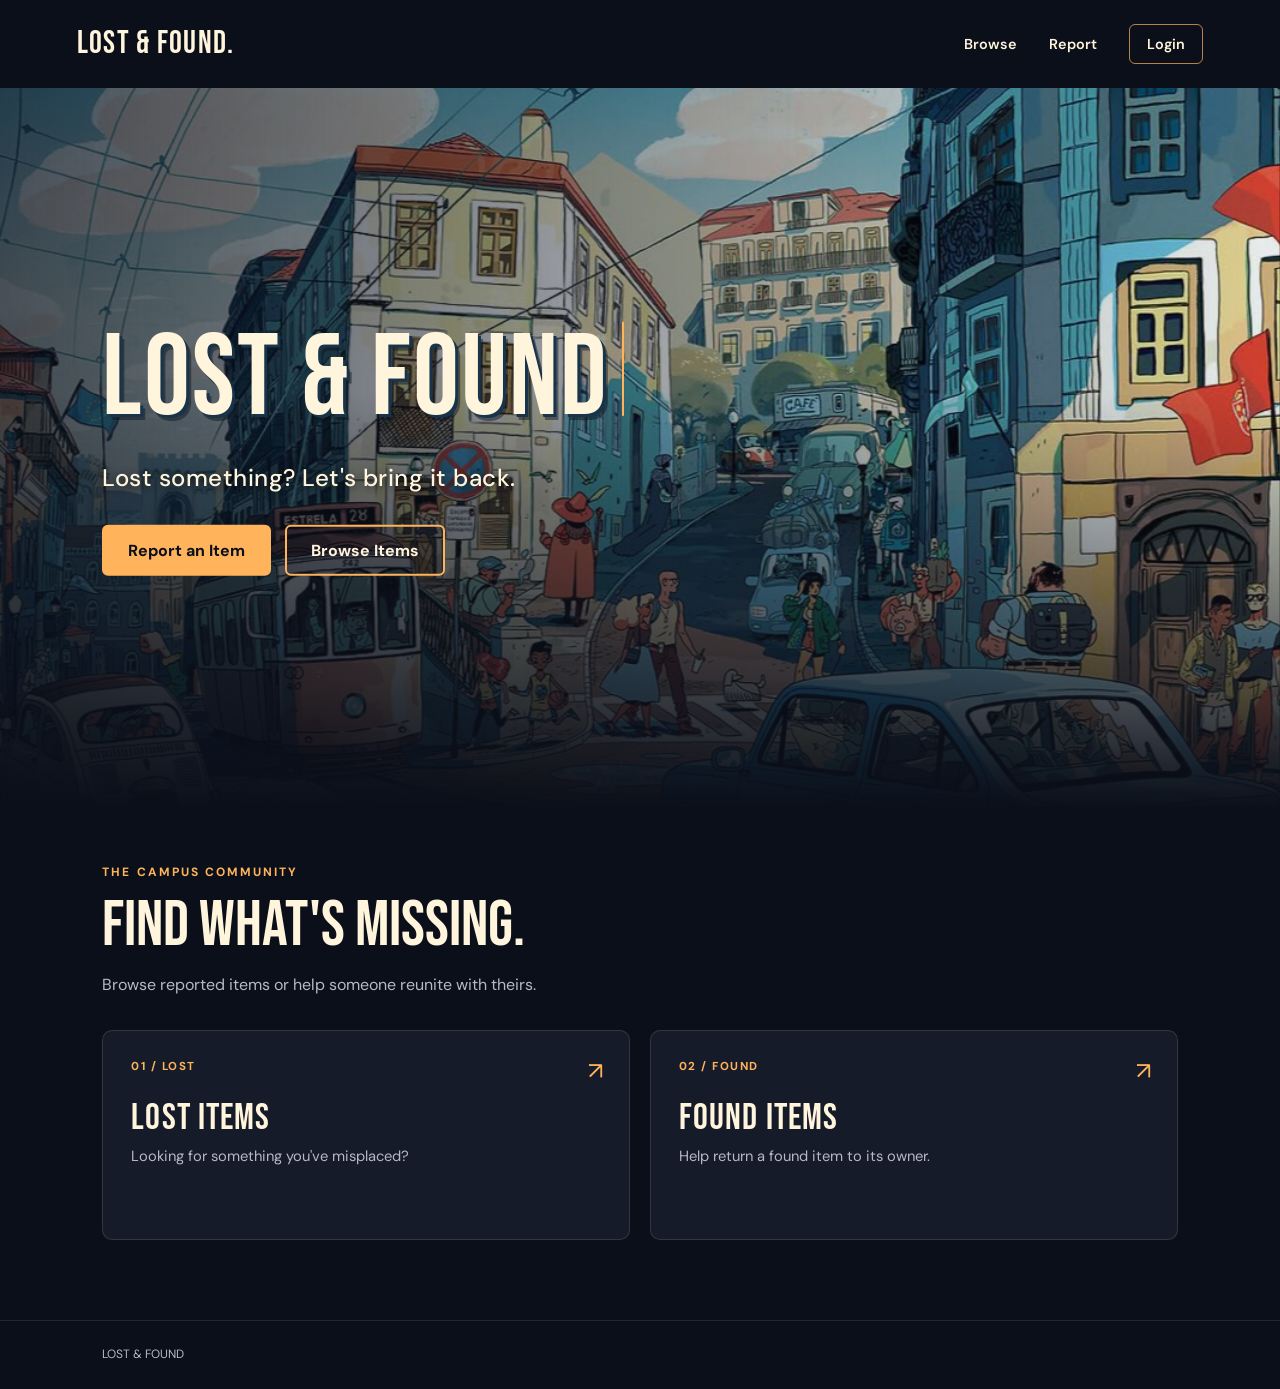
<file: frontend/index.html>
<!DOCTYPE html>
<html lang="en">
<head>
  <meta charset="UTF-8">
  <meta name="viewport" content="width=device-width, initial-scale=1.0">

  <title>Campus Lost &amp; Found</title>

  <link rel="preconnect" href="https://fonts.googleapis.com">
  <link href="https://fonts.googleapis.com/css2?family=Bebas+Neue&family=DM+Sans:wght@400;500;600;700&family=Fraunces:opsz,wght@9..144,500;9..144,600;9..144,700&display=swap" rel="stylesheet">
  <link rel="preconnect" href="https://fonts.gstatic.com" crossorigin>
  <link href="https://fonts.googleapis.com/css2?family=Bebas+Neue&family=DM+Sans:wght@400;500;600;700&display=swap" rel="stylesheet">

  <link rel="stylesheet" href="style/home.css">
  <script src="js/app.js" defer></script>
</head>
<body>

  <!-- Navigation -->
  <header class="site-header">
    <a href="index.html" class="brand" aria-label="Lost and Found home">
      <span class="brand-name">LOST &amp; FOUND.</span>
    </a>

    <nav class="main-nav" aria-label="Main navigation">
      <a href="browse.html">Browse</a>
      <a href="report.html" id="navReport">Report</a>
      <a href="auth.html" id="navLogin" class="nav-login">Login</a>

      <a href="profile.html" id="navProfile" class="profile-link"
         aria-label="Your profile" title="Your profile" hidden>
        <span class="profile-letter" aria-hidden="true">U</span>
        <span class="profile-label">Profile</span>
      </a>
    </nav>
  </header>

  <!-- Hero -->
  <main>
    <section class="bg-container" aria-label="Campus lost and found">
      <img
        src="images/backgrounds/bg4.jpg"
        alt=""
        class="bg"
      >

      <div class="hero-content">
        <h1 class="typing-title">
          <span class="typing-text">LOST &amp; FOUND</span><span class="cursor" aria-hidden="true"></span>
        </h1>

        <p class="hero-subtitle">
          Lost something? Let's bring it back.
        </p>

        <div class="hero-buttons">
          <button type="button" id="reportBtn" class="hero-btn primary-btn">
            Report an Item
          </button>

          <button type="button" id="browseBtn" class="hero-btn secondary-btn">
            Browse Items
          </button>
        </div>
      </div>
    </section>

    <!-- Intro section below the hero -->
    <section class="discover-section">
      <div class="section-heading">
        <p class="section-eyebrow">THE CAMPUS COMMUNITY</p>
        <h2>Find what's missing.</h2>
        <p>Browse reported items or help someone reunite with theirs.</p>
      </div>

      <div class="category-grid">
        <a href="browse.html?type=lost" class="category-card">
          <span class="category-number">01 / LOST</span>
          <span class="category-title">Lost items</span>
          <span class="category-description">
            Looking for something you've misplaced?
          </span>
          <span class="category-arrow" aria-hidden="true">↗</span>
        </a>

        <a href="browse.html?type=found" class="category-card">
          <span class="category-number">02 / FOUND</span>
          <span class="category-title">Found items</span>
          <span class="category-description">
            Help return a found item to its owner.
          </span>
          <span class="category-arrow" aria-hidden="true">↗</span>
        </a>
      </div>
    </section>
  </main>

  <footer class="site-footer">
    <span>LOST &amp; FOUND</span>
  </footer>

</body>
</html>
</file>
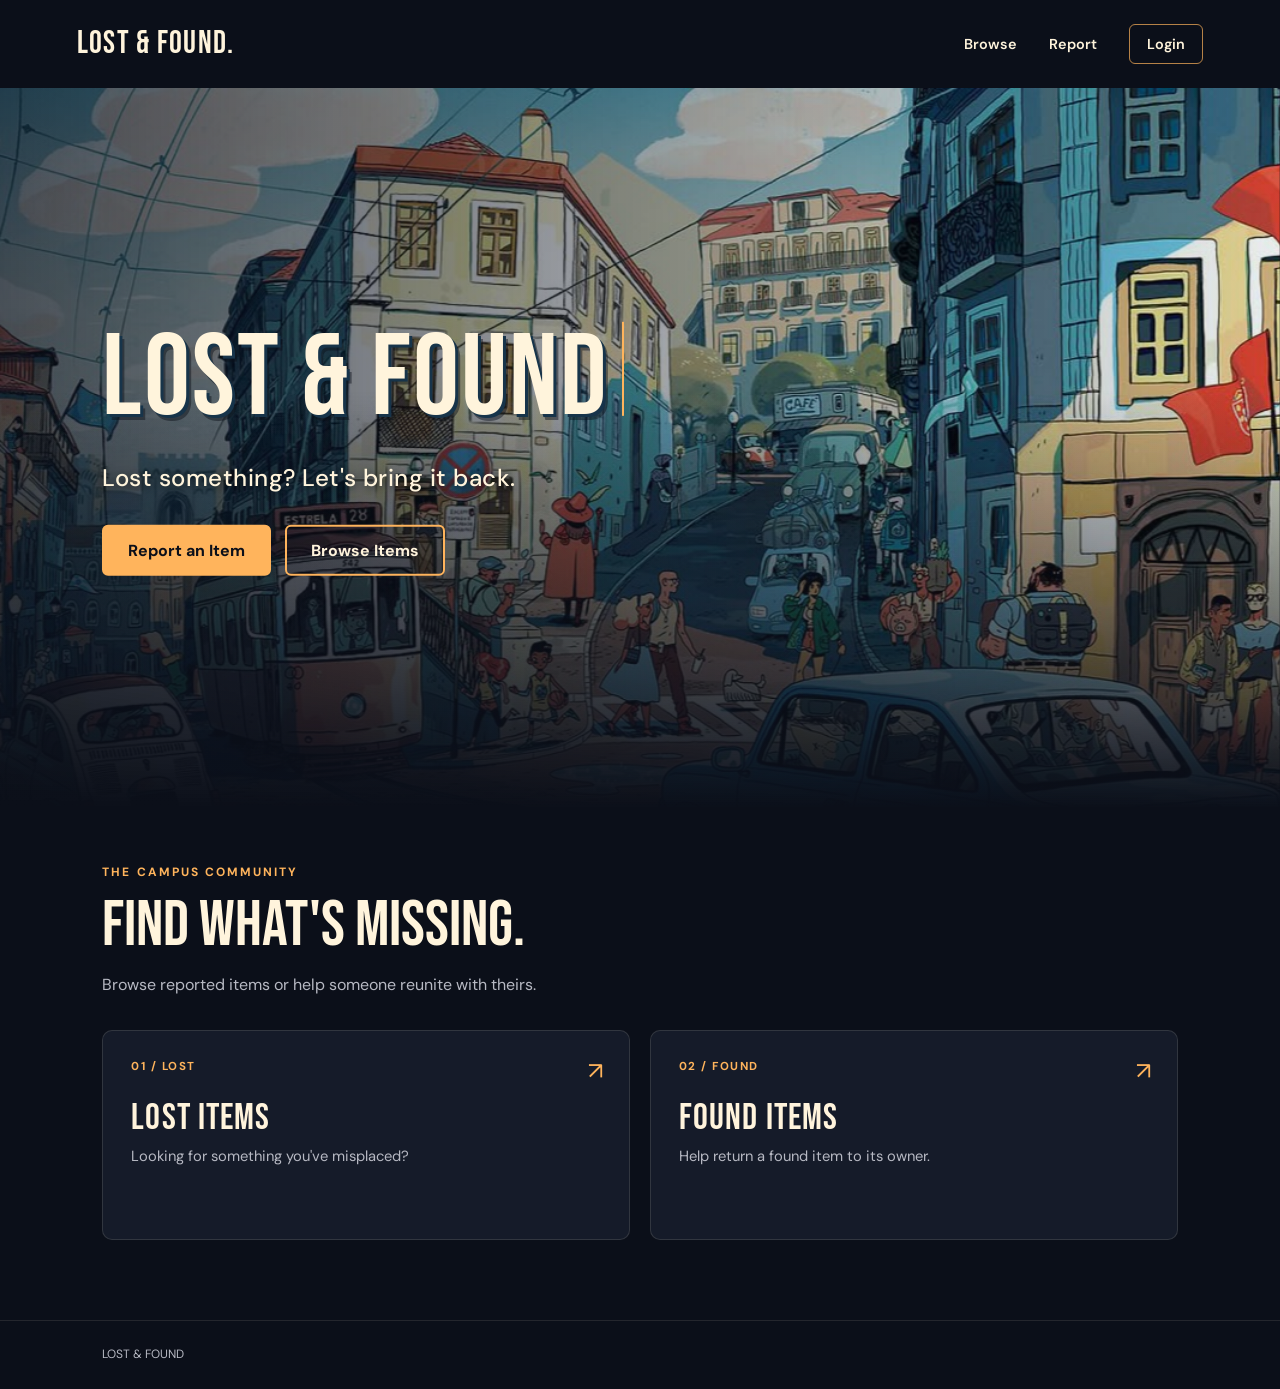
<file: frontend/html/index.html>
<!DOCTYPE html>
<html lang="en">
<head>
  <meta charset="UTF-8">
  <meta name="viewport" content="width=device-width, initial-scale=1.0">

  <title>Campus Lost &amp; Found</title>

  <link rel="preconnect" href="https://fonts.googleapis.com">
  <link href="https://fonts.googleapis.com/css2?family=Bebas+Neue&family=DM+Sans:wght@400;500;600;700&family=Fraunces:opsz,wght@9..144,500;9..144,600;9..144,700&display=swap" rel="stylesheet">
  <link rel="preconnect" href="https://fonts.gstatic.com" crossorigin>
  <link href="https://fonts.googleapis.com/css2?family=Bebas+Neue&family=DM+Sans:wght@400;500;600;700&display=swap" rel="stylesheet">

  <link rel="stylesheet" href="../style/home.css">
  <script src="../js/app.js" defer></script>
</head>
<body>

  <!-- Navigation -->
  <header class="site-header">
    <a href="index.html" class="brand" aria-label="Lost and Found home">
      <span class="brand-name">LOST &amp; FOUND.</span>
    </a>

    <nav class="main-nav" aria-label="Main navigation">
      <a href="browse.html">Browse</a>
      <a href="report.html" id="navReport">Report</a>
      <a href="auth.html" id="navLogin" class="nav-login">Login</a>

      <a href="profile.html" id="navProfile" class="profile-link"
         aria-label="Your profile" title="Your profile" hidden>
        <span class="profile-letter" aria-hidden="true">U</span>
        <span class="profile-label">Profile</span>
      </a>
    </nav>
  </header>

  <!-- Hero -->
  <main>
    <section class="bg-container" aria-label="Campus lost and found">
      <img
        src="../images/backgrounds/bg4.jpg"
        alt=""
        class="bg"
      >

      <div class="hero-content">
        <h1 class="typing-title">
          <span class="typing-text">LOST &amp; FOUND</span><span class="cursor" aria-hidden="true"></span>
        </h1>

        <p class="hero-subtitle">
          Lost something? Let's bring it back.
        </p>

        <div class="hero-buttons">
          <button type="button" id="reportBtn" class="hero-btn primary-btn">
            Report an Item
          </button>

          <button type="button" id="browseBtn" class="hero-btn secondary-btn">
            Browse Items
          </button>
        </div>
      </div>
    </section>

    <!-- Intro section below the hero -->
    <section class="discover-section">
      <div class="section-heading">
        <p class="section-eyebrow">THE CAMPUS COMMUNITY</p>
        <h2>Find what's missing.</h2>
        <p>Browse reported items or help someone reunite with theirs.</p>
      </div>

      <div class="category-grid">
        <a href="browse.html?type=lost" class="category-card">
          <span class="category-number">01 / LOST</span>
          <span class="category-title">Lost items</span>
          <span class="category-description">
            Looking for something you've misplaced?
          </span>
          <span class="category-arrow" aria-hidden="true">↗</span>
        </a>

        <a href="browse.html?type=found" class="category-card">
          <span class="category-number">02 / FOUND</span>
          <span class="category-title">Found items</span>
          <span class="category-description">
            Help return a found item to its owner.
          </span>
          <span class="category-arrow" aria-hidden="true">↗</span>
        </a>
      </div>
    </section>
  </main>

  <footer class="site-footer">
    <span>LOST &amp; FOUND</span>
  </footer>

</body>
</html>
</file>
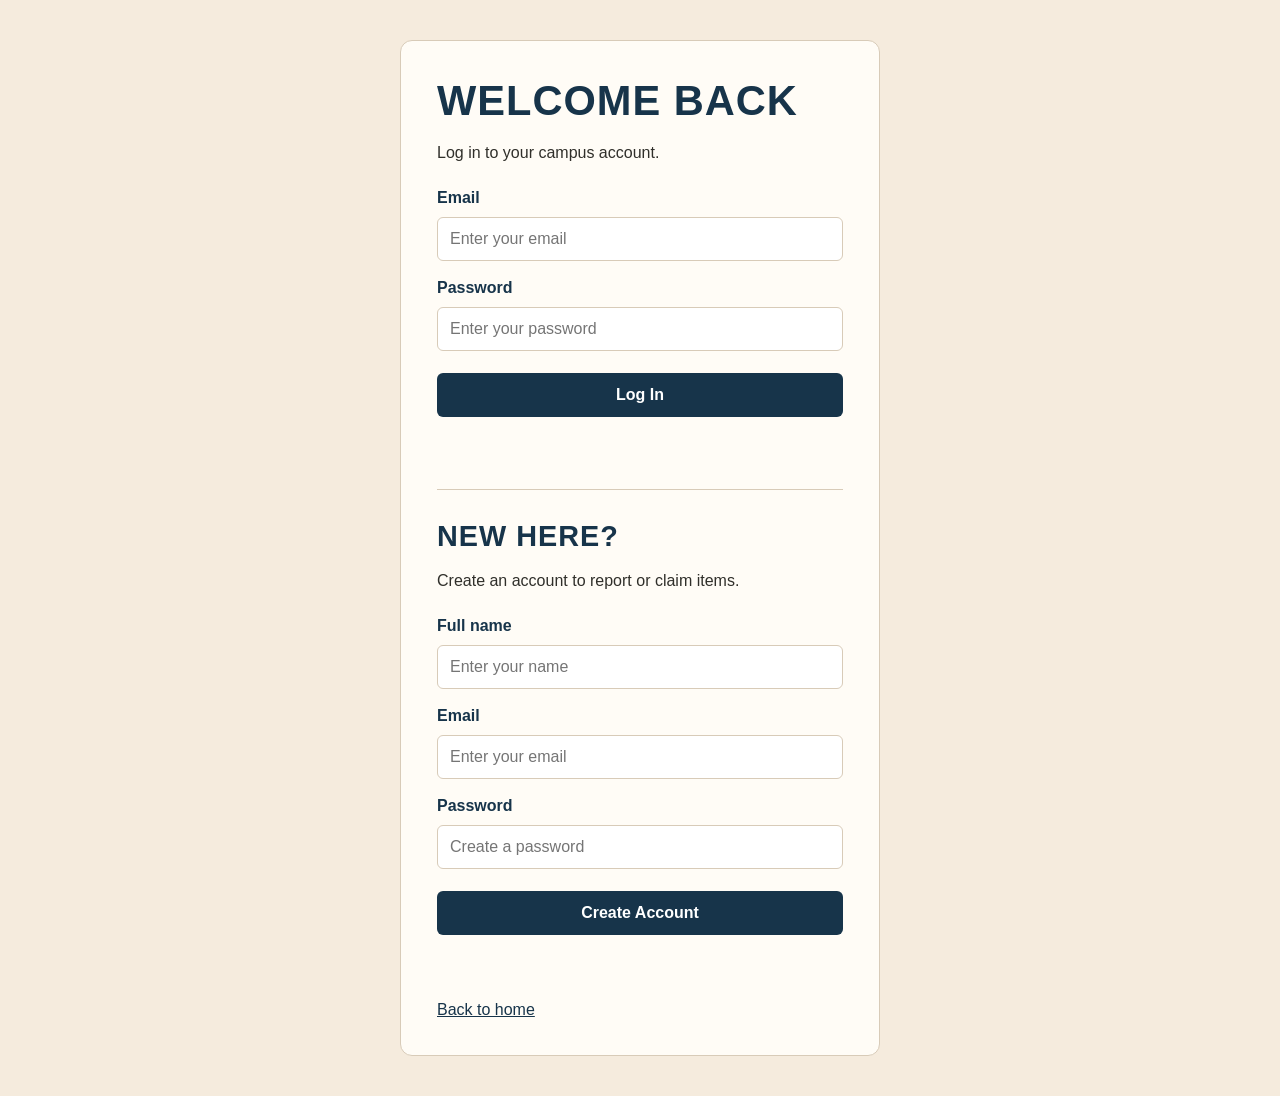
<file: frontend/auth.html>
<!DOCTYPE html>
<html lang="en">
<head>
    <meta charset="UTF-8">
    <meta name="viewport" content="width=device-width, initial-scale=1.0">
    <title>Login | Campus Lost & Found</title>
    <link rel="stylesheet" href="style/auth.css">
    <script src="js/auth.js" defer></script>
</head>
<body>

    <main class="auth-container">
        <h1>WELCOME BACK</h1>
        <p>Log in to your campus account.</p>

        <form id="loginForm">
            <label for="loginEmail">Email</label>
            <input
                type="email"
                id="loginEmail"
                name="email"
                placeholder="Enter your email"
                required
            >

            <label for="loginPassword">Password</label>
            <input
                type="password"
                id="loginPassword"
                name="password"
                placeholder="Enter your password"
                required
            >

            <button type="submit">Log In</button>
            <p id="loginMessage" role="status"></p>
        </form>

        <hr>

        <h2>NEW HERE?</h2>
        <p>Create an account to report or claim items.</p>

        <form id="registerForm">
            <label for="registerName">Full name</label>
            <input
                type="text"
                id="registerName"
                name="name"
                placeholder="Enter your name"
                required
            >

            <label for="registerEmail">Email</label>
            <input
                type="email"
                id="registerEmail"
                name="email"
                placeholder="Enter your email"
                required
            >

            <label for="registerPassword">Password</label>
            <input
                type="password"
                id="registerPassword"
                name="password"
                placeholder="Create a password"
                required
                minlength="8"
            >

            <button type="submit">Create Account</button>
            <p id="registerMessage" role="status"></p>
        </form>

        <a href="index.html">Back to home</a>
    </main>

</body>
</html>
</file>
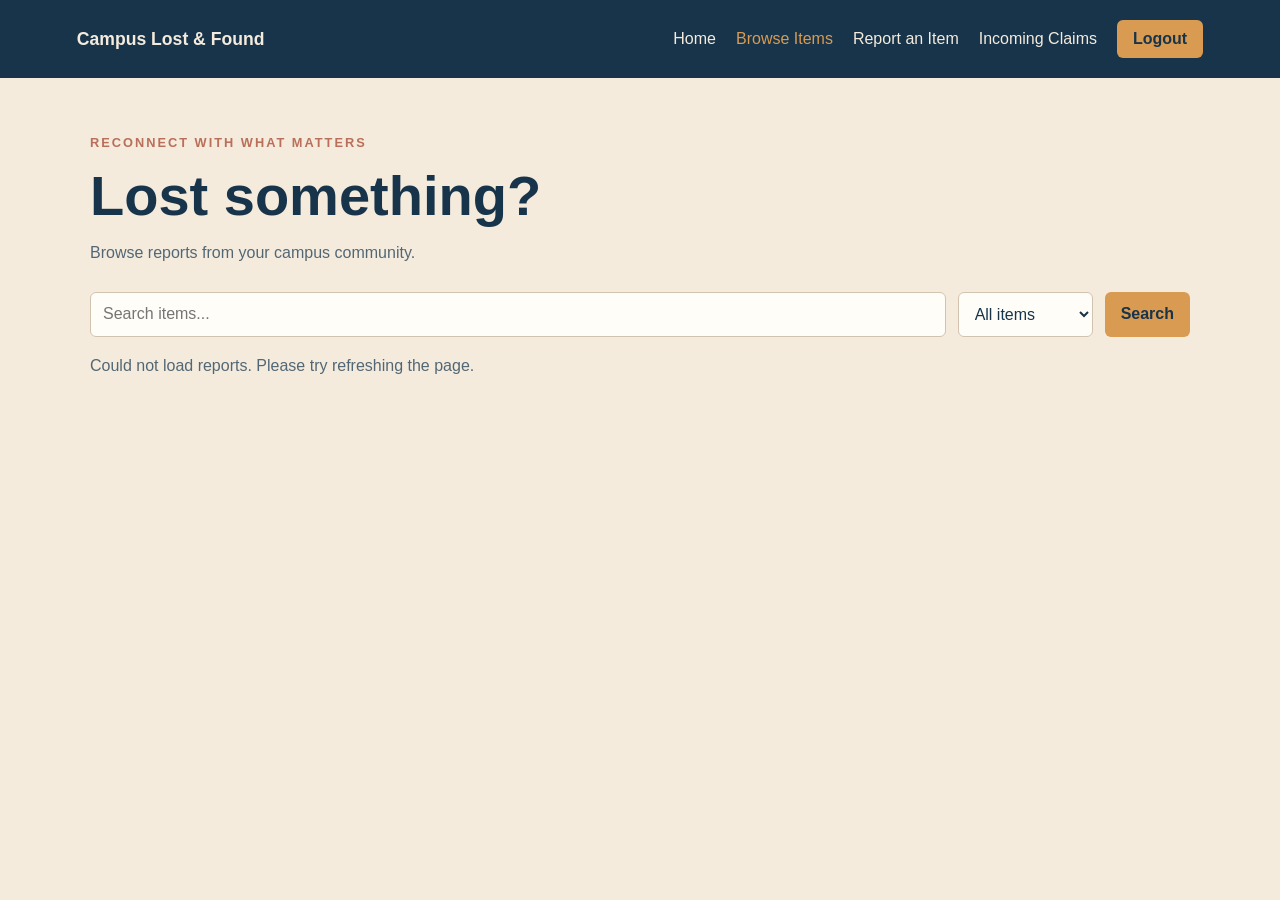
<file: frontend/browse.html>
<!DOCTYPE html>
<html lang="en">
<head>
    <meta charset="UTF-8">
    <meta name="viewport" content="width=device-width, initial-scale=1.0">
    <title>Browse Items | Campus Lost & Found</title>
    <link rel="stylesheet" href="style/browse.css">
    <script src="js/browse.js" defer></script>
</head>
<body>
    <header class="navbar">
        <a href="index.html" class="logo">Campus Lost & Found</a>

        <nav>
            <a href="index.html">Home</a>
            <a href="browse.html" class="active">Browse Items</a>
            <a href="report.html">Report an Item</a>
            <a href="claims.html">Incoming Claims</a>
            <button id="logoutBtn" type="button">Logout</button>
        </nav>
    </header>

    <main class="container">
        <section class="page-heading">
            <p class="eyebrow">RECONNECT WITH WHAT MATTERS</p>
            <h1>Lost something?</h1>
            <p>Browse reports from your campus community.</p>
        </section>

        <section class="filters">
            <input
                type="search"
                id="searchInput"
                placeholder="Search items..."
                aria-label="Search items"
            >

            <select id="typeFilter" aria-label="Filter by item type">
                <option value="ALL">All items</option>
                <option value="LOST">Lost items</option>
                <option value="FOUND">Found items</option>
            </select>

            <button id="searchBtn" type="button">Search</button>
        </section>

        <p id="message" role="status" aria-live="polite"></p>

        <section id="reportsContainer" class="reports-grid"
                 aria-label="Reported items">
            <!-- Report cards are rendered here by browse.js -->
        </section>
    </main>
</body>
</html>
</file>
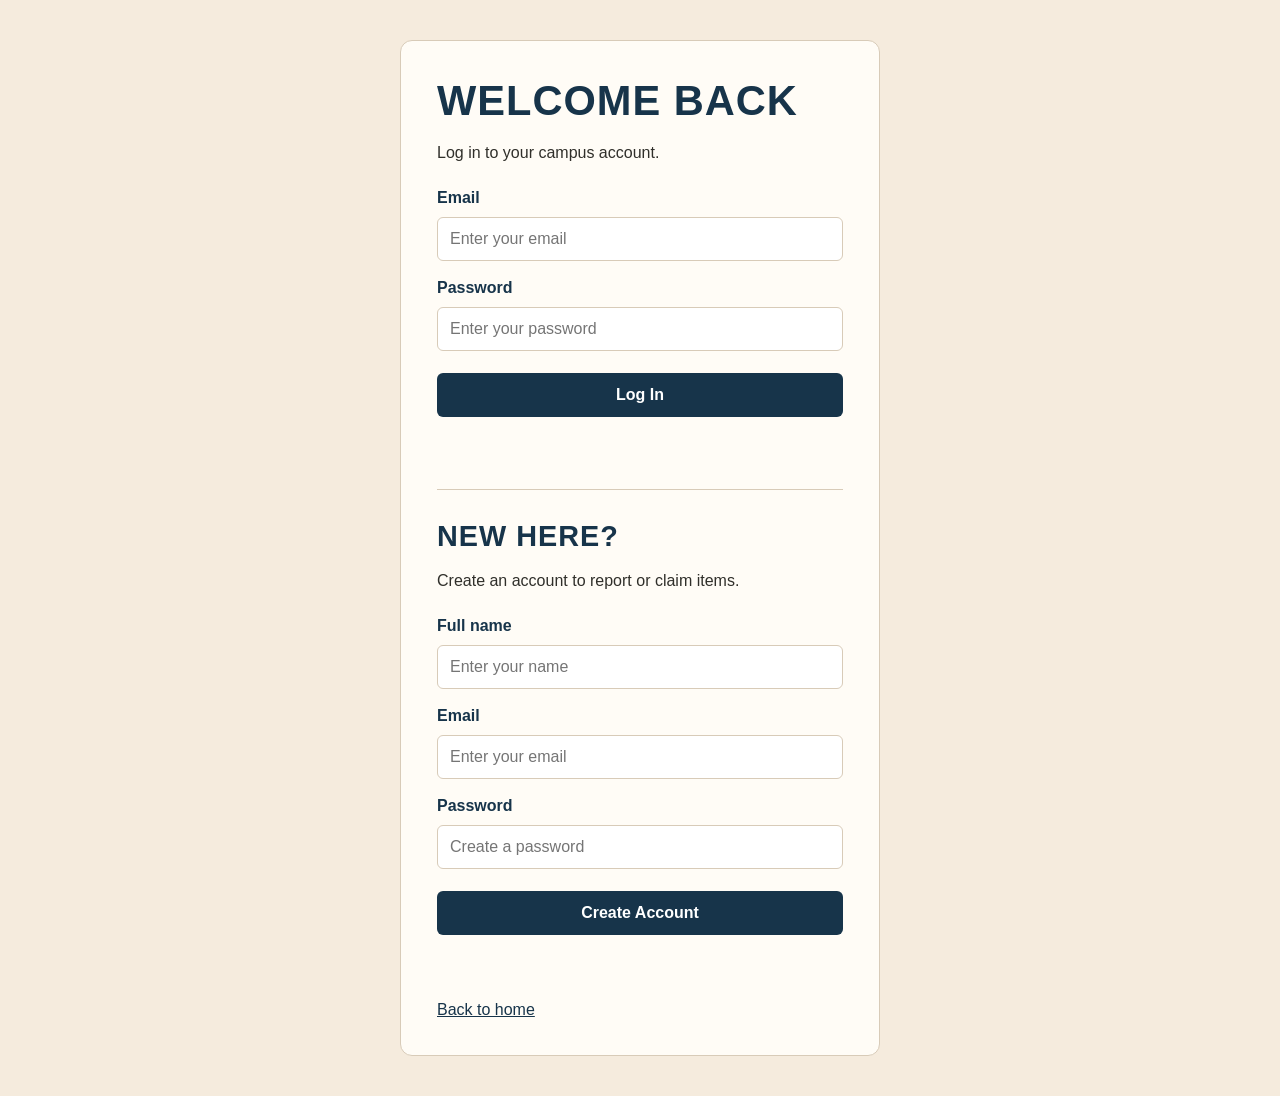
<file: frontend/claims.html>
<!DOCTYPE html>
<html lang="en">
<head>
    <meta charset="UTF-8">
    <meta name="viewport" content="width=device-width, initial-scale=1.0">
    <title>Incoming Claims | Campus Found</title>
    <link rel="stylesheet" href="style/claims.css">
    <link href="https://fonts.googleapis.com/css2?family=Bebas+Neue&family=DM+Sans:wght@400;500;600;700&display=swap" rel="stylesheet">
</head>
<body>
    <header class="navbar">
        <a class="brand" href="index.html">CAMPUS <span>FOUND</span></a>
        <nav>
            <a href="browse.html">Browse Items</a>
            <a href="report.html">Report Item</a>
            <a href="claims.html" class="active">Incoming Claims</a>
            <button id="logoutBtn" type="button">Log out</button>
        </nav>
    </header>

    <main class="page">
        <section class="intro">
            <p class="eyebrow">RETURN ITEMS TO THEIR OWNERS</p>
            <h1>INCOMING <span>CLAIMS.</span></h1>
            <p>Review messages from people claiming items you reported as found.
               Approve a claim when you're satisfied that the item belongs to them.</p>
        </section>

        <section class="claims-panel">
            <div class="panel-heading">
                <h2>Claims on your found items</h2>
                <button id="refreshBtn" type="button" class="refresh-button">
                    Refresh
                </button>
            </div>

            <p id="message" role="status" aria-live="polite">Loading claims...</p>
            <div id="claimsContainer" class="claims-list"></div>
        </section>
    </main>

    <footer>
        <p>Helping lost items find their way home.</p>
    </footer>

    <script src="js/claims.js"></script>
</body>
</html>
</file>
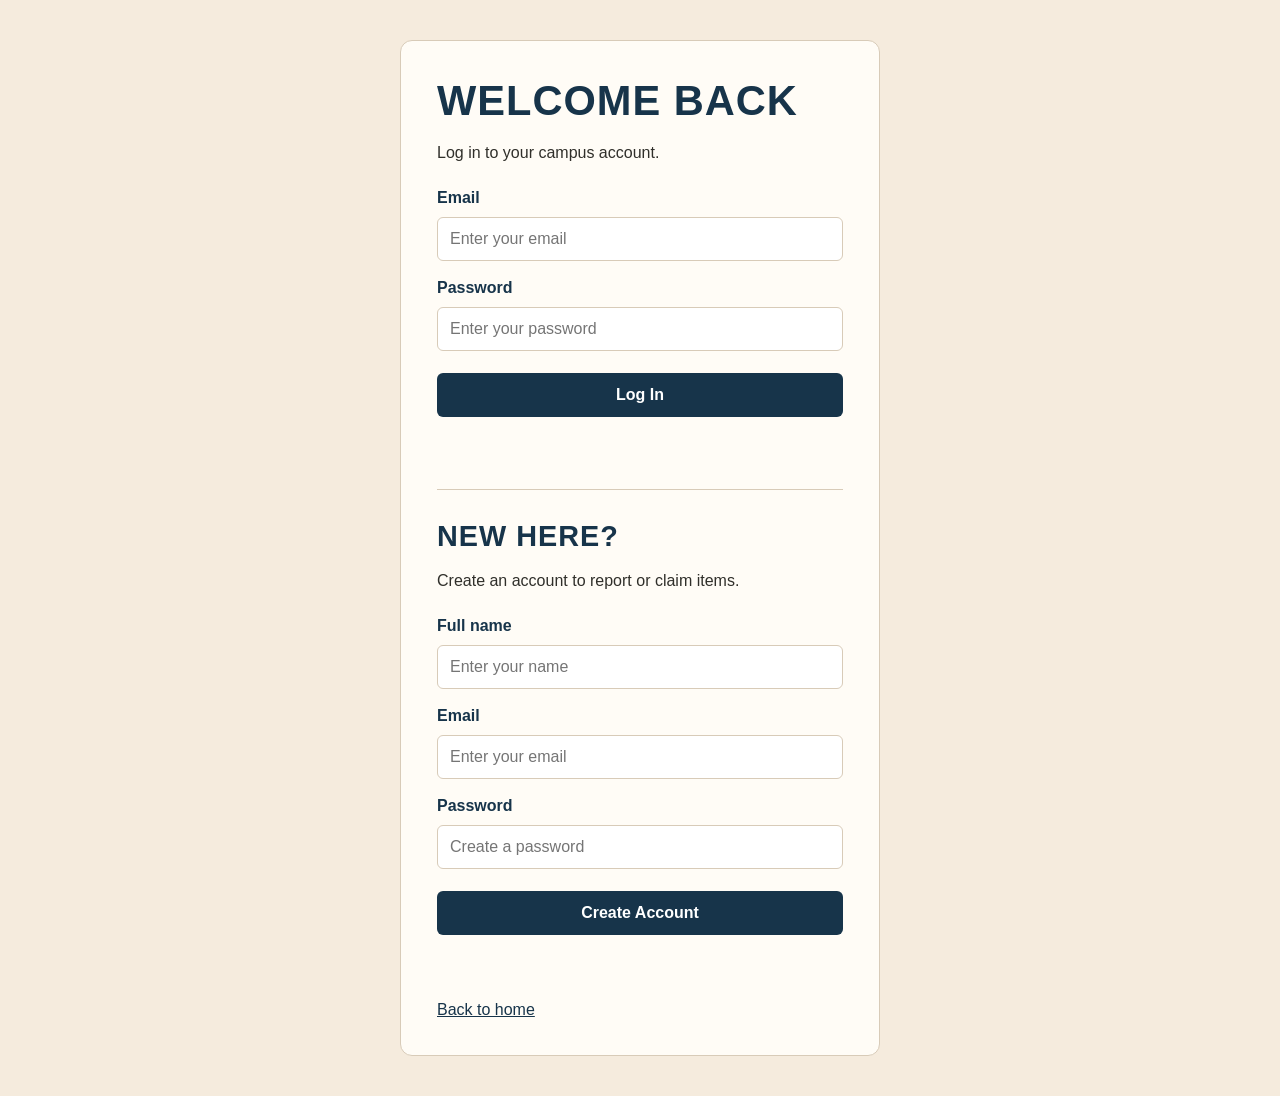
<file: frontend/report.html>
<!DOCTYPE html>
<html lang="en">
<head>
    <meta charset="UTF-8">
    <meta name="viewport" content="width=device-width, initial-scale=1.0">
    <title>Report an Item | Campus Lost & Found</title>
    <link rel="stylesheet" href="style/report.css">
    <link href="https://fonts.googleapis.com/css2?family=Bebas+Neue&family=DM+Sans:wght@400;500;600;700&display=swap" rel="stylesheet">
</head>
<body>
    <header class="navbar">
        <a class="brand" href="index.html">CAMPUS <span>FOUND</span></a>
        <nav>
            <a href="browse.html">Browse Items</a>
            <a href="report.html" class="active">Report Item</a>
            <button id="logoutButton" class="logout-button" type="button">Log out</button>
        </nav>
    </header>

    <main class="page">
        <section class="intro">
            <p class="eyebrow">HELP YOUR CAMPUS COMMUNITY</p>
            <h1>REPORT AN <span>ITEM.</span></h1>
            <p>Lost something or found something that belongs to someone else?
                Share the details so the right person can find it.</p>
        </section>

        <section class="form-card">
            <div class="card-heading">
                <h2>Item details</h2>
                <p>Fields marked * are required.</p>
            </div>

            <div id="message" class="message" role="status" aria-live="polite" hidden></div>

            <form id="reportForm">
                <div class="field">
                    <label for="type">What are you reporting? *</label>
                    <select id="type" name="type" required>
                        <option value="">Choose report type</option>
                        <option value="LOST">I lost an item</option>
                        <option value="FOUND">I found an item</option>
                    </select>
                </div>

                <div class="field">
                    <label for="title">Item name *</label>
                    <input id="title" name="title" type="text"
                           maxlength="100" placeholder="e.g. Black water bottle" required>
                </div>

                <div class="field">
                    <label for="description">Description *</label>
                    <textarea id="description" name="description"
                              maxlength="1000" rows="4"
                              placeholder="Describe the item, its colour, brand, identifying details, etc."
                              required></textarea>
                    <small>Maximum 1000 characters.</small>
                </div>

                <div class="field">
                    <label for="location">Location *</label>
                    <input id="location" name="location" type="text"
                           maxlength="200" placeholder="e.g. Library, second floor" required>
                </div>

                <div class="field">
                    <label for="dateOccurred">Date lost or found *</label>
                    <input id="dateOccurred" name="dateOccurred" type="date" required>
                </div>

                <div class="field">
                    <label for="imageUrl">Image URL <span class="optional">(optional)</span></label>
                    <input id="imageUrl" name="imageUrl" type="url"
                           maxlength="500" placeholder="https://example.com/item.jpg">
                    <small>Provide a publicly accessible image link, if available.</small>
                </div>

                <div class="form-actions">
                    <a href="browse.html" class="cancel-button">Cancel</a>
                    <button id="submitButton" type="submit" class="submit-button">
                        Submit Report
                    </button>
                </div>
            </form>
        </section>
    </main>

    <footer>
        <p>Helping lost items find their way home.</p>
    </footer>

    <script src="js/report.js"></script>
</body>
</html>
</file>
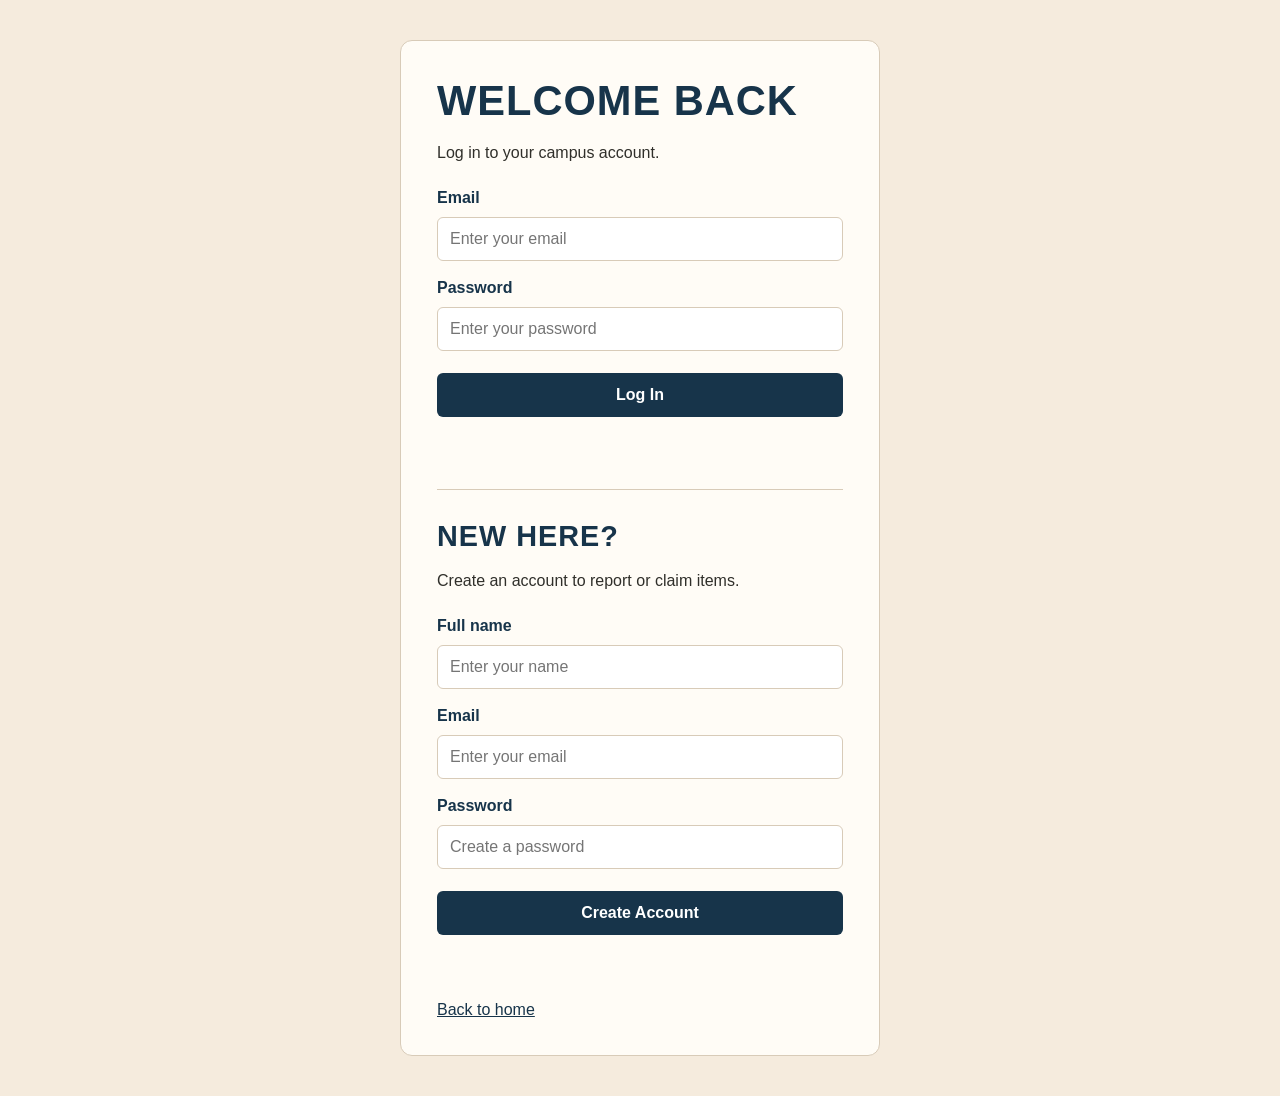
<file: frontend/html/auth.html>
<!DOCTYPE html>
<html lang="en">
<head>
    <meta charset="UTF-8">
    <meta name="viewport" content="width=device-width, initial-scale=1.0">
    <title>Login | Campus Lost & Found</title>
    <link rel="stylesheet" href="../style/auth.css">
    <script src="../js/auth.js" defer></script>
</head>
<body>

    <main class="auth-container">
        <h1>WELCOME BACK</h1>
        <p>Log in to your campus account.</p>

        <form id="loginForm">
            <label for="loginEmail">Email</label>
            <input
                type="email"
                id="loginEmail"
                name="email"
                placeholder="Enter your email"
                required
            >

            <label for="loginPassword">Password</label>
            <input
                type="password"
                id="loginPassword"
                name="password"
                placeholder="Enter your password"
                required
            >

            <button type="submit">Log In</button>
            <p id="loginMessage" role="status"></p>
        </form>

        <hr>

        <h2>NEW HERE?</h2>
        <p>Create an account to report or claim items.</p>

        <form id="registerForm">
            <label for="registerName">Full name</label>
            <input
                type="text"
                id="registerName"
                name="name"
                placeholder="Enter your name"
                required
            >

            <label for="registerEmail">Email</label>
            <input
                type="email"
                id="registerEmail"
                name="email"
                placeholder="Enter your email"
                required
            >

            <label for="registerPassword">Password</label>
            <input
                type="password"
                id="registerPassword"
                name="password"
                placeholder="Create a password"
                required
                minlength="8"
            >

            <button type="submit">Create Account</button>
            <p id="registerMessage" role="status"></p>
        </form>

        <a href="index.html">Back to home</a>
    </main>

</body>
</html>
</file>
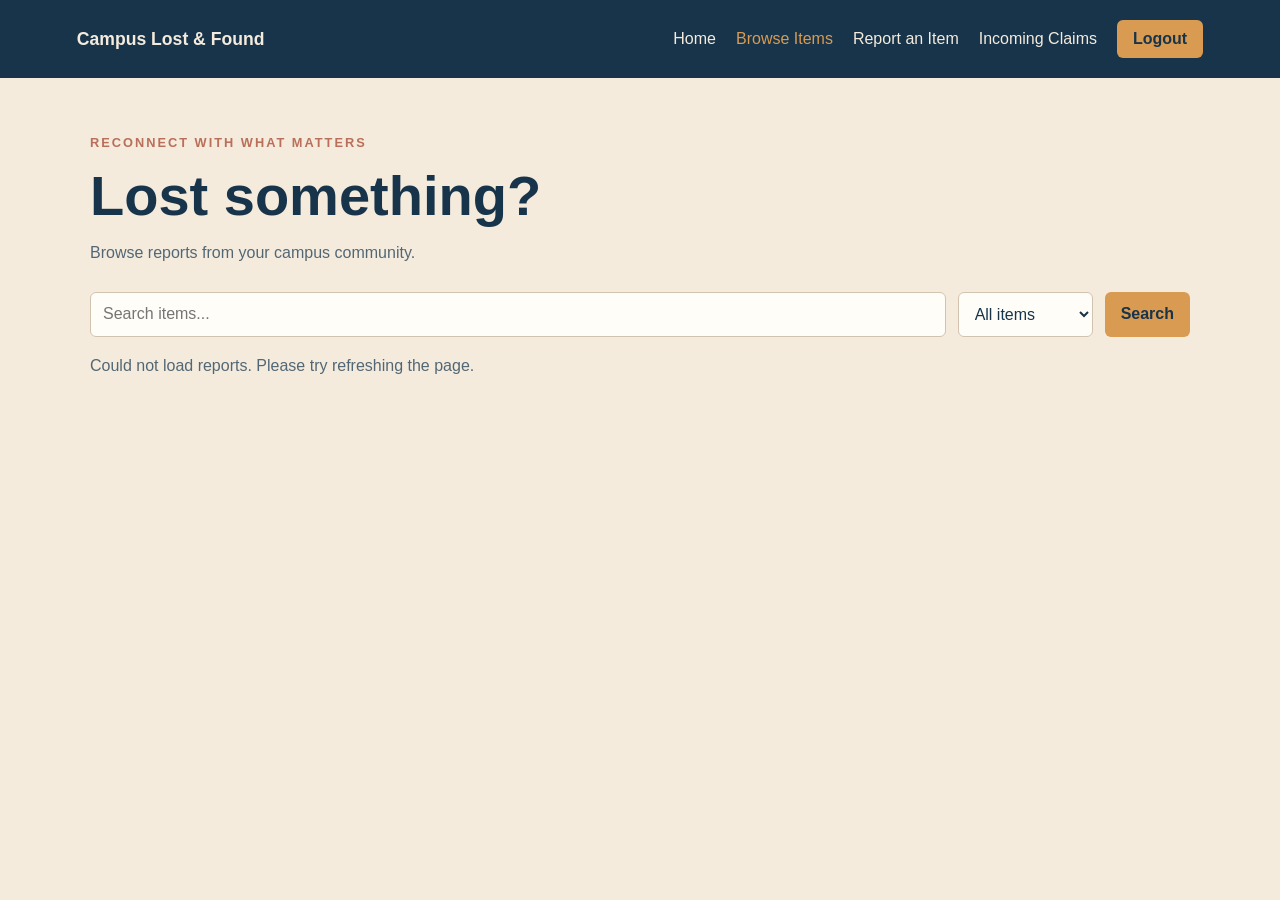
<file: frontend/html/browse.html>
<!DOCTYPE html>
<html lang="en">
<head>
    <meta charset="UTF-8">
    <meta name="viewport" content="width=device-width, initial-scale=1.0">
    <title>Browse Items | Campus Lost & Found</title>
    <link rel="stylesheet" href="../style/browse.css">
    <script src="../js/browse.js" defer></script>
</head>
<body>
    <header class="navbar">
        <a href="index.html" class="logo">Campus Lost & Found</a>

        <nav>
            <a href="index.html">Home</a>
            <a href="browse.html" class="active">Browse Items</a>
            <a href="report.html">Report an Item</a>
            <a href="claims.html">Incoming Claims</a>
            <button id="logoutBtn" type="button">Logout</button>
        </nav>
    </header>

    <main class="container">
        <section class="page-heading">
            <p class="eyebrow">RECONNECT WITH WHAT MATTERS</p>
            <h1>Lost something?</h1>
            <p>Browse reports from your campus community.</p>
        </section>

        <section class="filters">
            <input
                type="search"
                id="searchInput"
                placeholder="Search items..."
                aria-label="Search items"
            >

            <select id="typeFilter" aria-label="Filter by item type">
                <option value="ALL">All items</option>
                <option value="LOST">Lost items</option>
                <option value="FOUND">Found items</option>
            </select>

            <button id="searchBtn" type="button">Search</button>
        </section>

        <p id="message" role="status" aria-live="polite"></p>

        <section id="reportsContainer" class="reports-grid"
                 aria-label="Reported items">
            <!-- Report cards are rendered here by browse.js -->
        </section>
    </main>
</body>
</html>
</file>
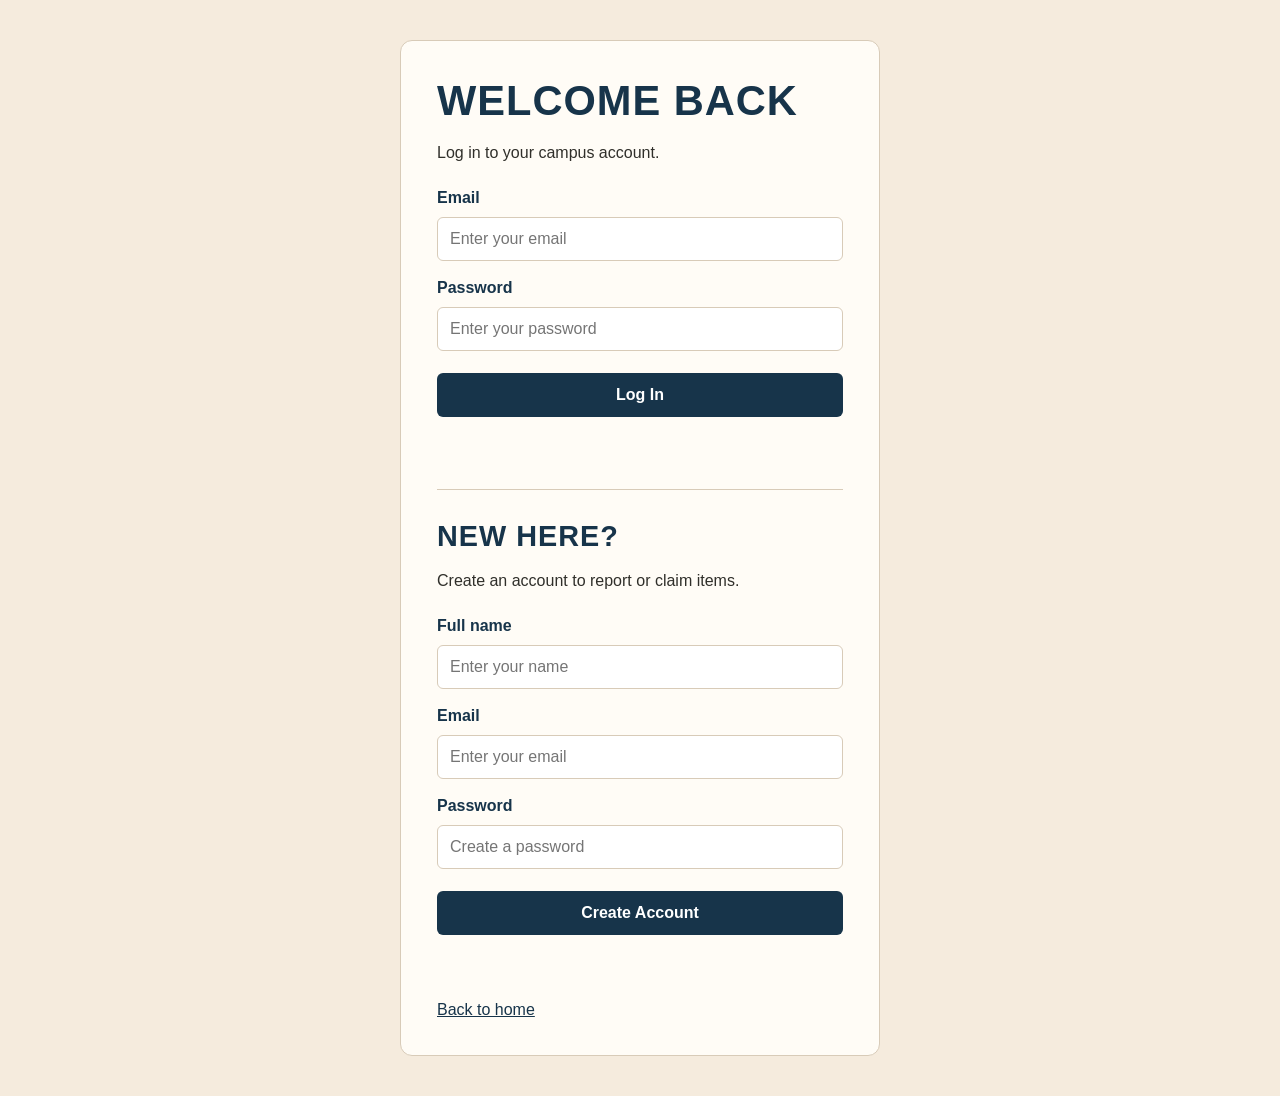
<file: frontend/html/claims.html>
<!DOCTYPE html>
<html lang="en">
<head>
    <meta charset="UTF-8">
    <meta name="viewport" content="width=device-width, initial-scale=1.0">
    <title>Incoming Claims | Campus Found</title>
    <link rel="stylesheet" href="../style/claims.css">
    <link href="https://fonts.googleapis.com/css2?family=Bebas+Neue&family=DM+Sans:wght@400;500;600;700&display=swap" rel="stylesheet">
</head>
<body>
    <header class="navbar">
        <a class="brand" href="index.html">CAMPUS <span>FOUND</span></a>
        <nav>
            <a href="browse.html">Browse Items</a>
            <a href="report.html">Report Item</a>
            <a href="claims.html" class="active">Incoming Claims</a>
            <button id="logoutBtn" type="button">Log out</button>
        </nav>
    </header>

    <main class="page">
        <section class="intro">
            <p class="eyebrow">RETURN ITEMS TO THEIR OWNERS</p>
            <h1>INCOMING <span>CLAIMS.</span></h1>
            <p>Review messages from people claiming items you reported as found.
               Approve a claim when you're satisfied that the item belongs to them.</p>
        </section>

        <section class="claims-panel">
            <div class="panel-heading">
                <h2>Claims on your found items</h2>
                <button id="refreshBtn" type="button" class="refresh-button">
                    Refresh
                </button>
            </div>

            <p id="message" role="status" aria-live="polite">Loading claims...</p>
            <div id="claimsContainer" class="claims-list"></div>
        </section>
    </main>

    <footer>
        <p>Helping lost items find their way home.</p>
    </footer>

    <script src="../js/claims.js"></script>
</body>
</html>
</file>
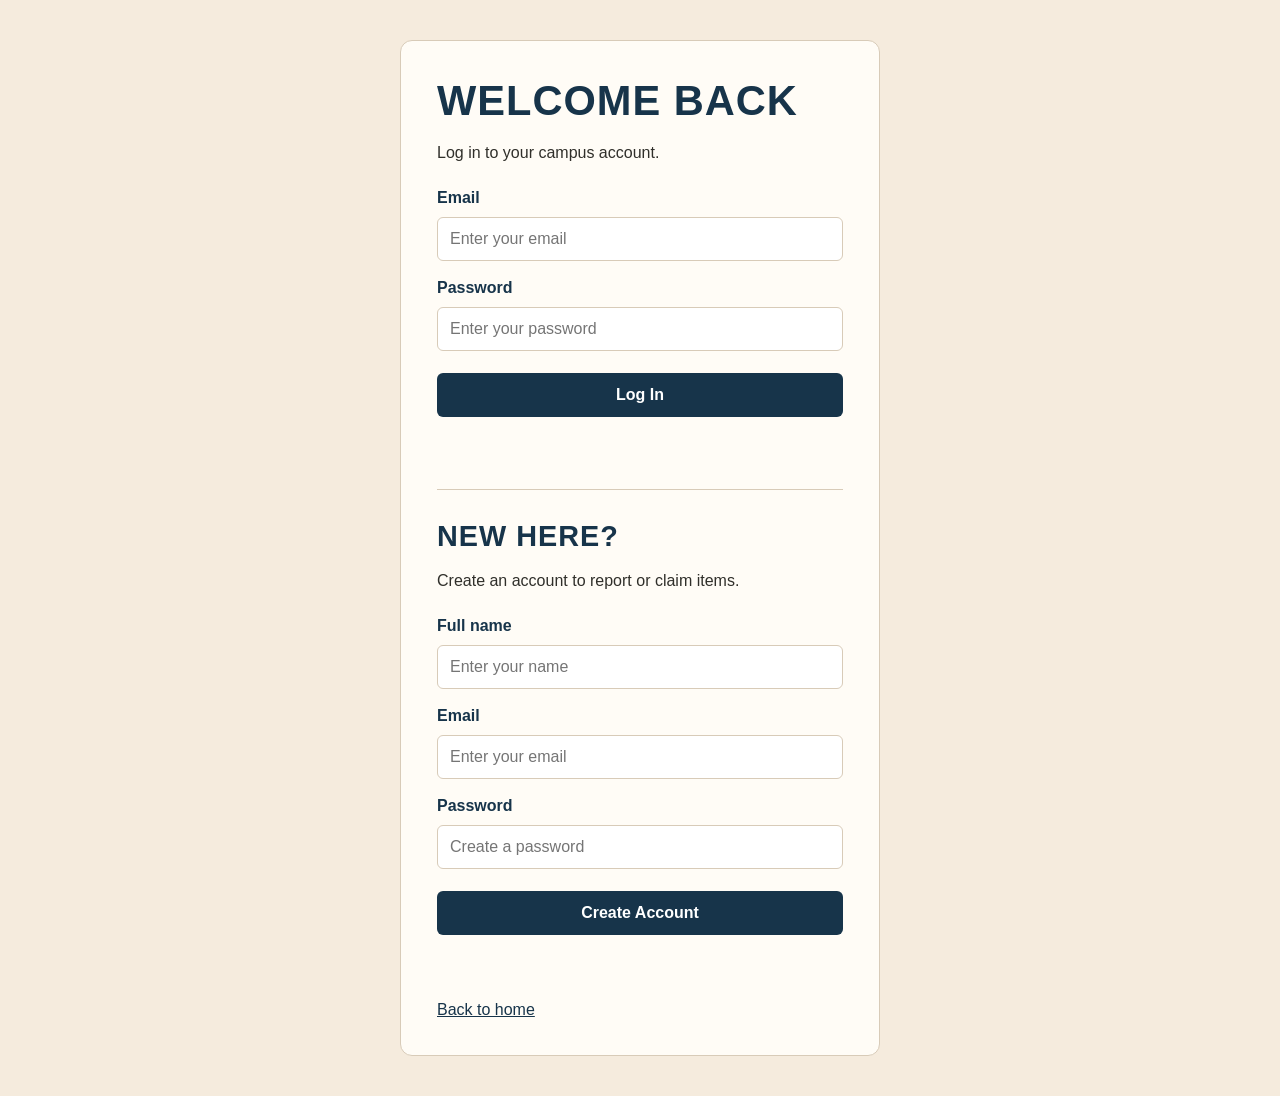
<file: frontend/html/report.html>
<!DOCTYPE html>
<html lang="en">
<head>
    <meta charset="UTF-8">
    <meta name="viewport" content="width=device-width, initial-scale=1.0">
    <title>Report an Item | Campus Lost & Found</title>
    <link rel="stylesheet" href="../style/report.css">
    <link href="https://fonts.googleapis.com/css2?family=Bebas+Neue&family=DM+Sans:wght@400;500;600;700&display=swap" rel="stylesheet">
</head>
<body>
    <header class="navbar">
        <a class="brand" href="index.html">CAMPUS <span>FOUND</span></a>
        <nav>
            <a href="browse.html">Browse Items</a>
            <a href="report.html" class="active">Report Item</a>
            <button id="logoutButton" class="logout-button" type="button">Log out</button>
        </nav>
    </header>

    <main class="page">
        <section class="intro">
            <p class="eyebrow">HELP YOUR CAMPUS COMMUNITY</p>
            <h1>REPORT AN <span>ITEM.</span></h1>
            <p>Lost something or found something that belongs to someone else?
                Share the details so the right person can find it.</p>
        </section>

        <section class="form-card">
            <div class="card-heading">
                <h2>Item details</h2>
                <p>Fields marked * are required.</p>
            </div>

            <div id="message" class="message" role="status" aria-live="polite" hidden></div>

            <form id="reportForm">
                <div class="field">
                    <label for="type">What are you reporting? *</label>
                    <select id="type" name="type" required>
                        <option value="">Choose report type</option>
                        <option value="LOST">I lost an item</option>
                        <option value="FOUND">I found an item</option>
                    </select>
                </div>

                <div class="field">
                    <label for="title">Item name *</label>
                    <input id="title" name="title" type="text"
                           maxlength="100" placeholder="e.g. Black water bottle" required>
                </div>

                <div class="field">
                    <label for="description">Description *</label>
                    <textarea id="description" name="description"
                              maxlength="1000" rows="4"
                              placeholder="Describe the item, its colour, brand, identifying details, etc."
                              required></textarea>
                    <small>Maximum 1000 characters.</small>
                </div>

                <div class="field">
                    <label for="location">Location *</label>
                    <input id="location" name="location" type="text"
                           maxlength="200" placeholder="e.g. Library, second floor" required>
                </div>

                <div class="field">
                    <label for="dateOccurred">Date lost or found *</label>
                    <input id="dateOccurred" name="dateOccurred" type="date" required>
                </div>

                <div class="field">
                    <label for="imageUrl">Image URL <span class="optional">(optional)</span></label>
                    <input id="imageUrl" name="imageUrl" type="url"
                           maxlength="500" placeholder="https://example.com/item.jpg">
                    <small>Provide a publicly accessible image link, if available.</small>
                </div>

                <div class="form-actions">
                    <a href="browse.html" class="cancel-button">Cancel</a>
                    <button id="submitButton" type="submit" class="submit-button">
                        Submit Report
                    </button>
                </div>
            </form>
        </section>
    </main>

    <footer>
        <p>Helping lost items find their way home.</p>
    </footer>

    <script src="../js/report.js"></script>
</body>
</html>
</file>
<file: frontend/style/home.css>
* {
  box-sizing: border-box;
}

:root {
  --bg: #0b0f19;
  --panel: #151b29;
  --panel-hover: #202a3b;
  --cream: #fff4dc;
  --muted: #b7b9c3;
  --orange: #ffb45c;
  --blue: #17344a;
}

html {
  min-height: 100%;
  scroll-behavior: smooth;
}

body {
  margin: 0;
  min-height: 100vh;
  overflow-x: hidden;
  background: var(--bg);
  color: var(--cream);
  font-family: "DM Sans", sans-serif;
}

/* Navigation */
.site-header {
  position: relative;
  z-index: 10;
  display: flex;
  align-items: center;
  justify-content: space-between;
  gap: 24px;
  min-height: 88px;
  padding: 16px clamp(20px, 6vw, 88px);
  background: var(--bg);
}

.brand {
  display: flex;
  flex-direction: column;
  flex-shrink: 0;
  gap: 2px;
  color: var(--cream);
  text-decoration: none;
}

.brand-name {
  font-family: "Bebas Neue", sans-serif;
  font-size: 2rem;
  line-height: 1;
  letter-spacing: 0.04em;
}

.brand-caption {
  color: var(--muted);
  font-size: 0.62rem;
  font-weight: 600;
  letter-spacing: 0.19em;
}

.main-nav {
  display: flex;
  align-items: center;
  justify-content: flex-end;
  gap: clamp(14px, 2.5vw, 32px);
}

.main-nav > a {
  color: var(--cream);
  font-size: 0.9rem;
  font-weight: 600;
  text-decoration: none;
  transition: color 0.2s ease;
}

.main-nav > a:hover {
  color: var(--orange);
}

.main-nav .nav-login {
  padding: 10px 17px;
  border: 1px solid rgba(255, 180, 92, 0.7);
  border-radius: 6px;
}

.profile-link {
  display: flex;
  align-items: center;
  gap: 8px;
}

.profile-link[hidden] {
  display: none;
}

.profile-letter {
  display: grid;
  width: 38px;
  height: 38px;
  place-items: center;
  border-radius: 50%;
  background: var(--orange);
  color: var(--bg);
  font-weight: 700;
}

/* Hero */
.bg-container {
  position: relative;
  isolation: isolate;
  width: 100%;
  height: 80vh;
  height: 80svh;
  min-height: 420px;
  max-height: 900px;
  overflow: hidden;
}

.bg {
  position: absolute;
  z-index: -2;
  inset: 0;
  display: block;
  width: 100%;
  height: 100%;
  object-fit: cover;
  object-position: center;
  animation: image-arrive 1.8s ease-out both;
}

@keyframes image-arrive {
  from {
    opacity: 0;
    transform: scale(1.06);
  }

  to {
    opacity: 1;
    transform: scale(1);
  }
}

.bg-container::after {
  content: "";
  position: absolute;
  z-index: -1;
  inset: 0;
  background:
    linear-gradient(
      to bottom,
      transparent 42%,
      rgba(11, 15, 25, 0.48) 72%,
      var(--bg) 100%
    ),
    linear-gradient(
      90deg,
      rgba(8, 15, 28, 0.72) 0%,
      rgba(8, 15, 28, 0.4) 48%,
      rgba(8, 15, 28, 0.05) 100%
    );
  pointer-events: none;
  animation: overlay-arrive 1.2s ease-out both;
}

@keyframes overlay-arrive {
  from { opacity: 0; }
  to { opacity: 1; }
}

/* Hero text */
.hero-content {
  position: absolute;
  top: 50%;
  left: clamp(24px, 8vw, 120px);
  width: min(84%, 1100px);
  transform: translateY(-50%);
}

.section-eyebrow {
  margin: 0 0 12px;
  color: var(--orange);
  font-size: 0.75rem;
  font-weight: 700;
  letter-spacing: 0.17em;
}

.typing-title {
  margin: 0;
  font-family: "Bebas Neue", sans-serif;
  font-size: clamp(3.25rem, 9vw, 8rem);
  font-weight: 400;
  line-height: 1.05;
  letter-spacing: clamp(0.02rem, 0.25vw, 0.12rem);
  white-space: nowrap;
  text-shadow:
    3px 3px 0 var(--blue),
    5px 6px 0 rgba(10, 15, 25, 0.45);
}

.typing-text {
  display: inline-block;
  width: 0;
  overflow: hidden;
  vertical-align: bottom;
  white-space: nowrap;
  animation: typing 2s steps(12, end) 0.45s forwards;
}

@keyframes typing {
  from { width: 0; }
  to { width: 11.5ch; }
}

.cursor {
  display: inline-block;
  height: 0.82em;
  margin-left: -0.08em;
  border-left: 2px solid var(--orange);
  vertical-align: -0.02em;
  animation: blink 0.8s step-end infinite;
}

@keyframes blink {
  50% { opacity: 0; }
}

.hero-subtitle {
  margin: 18px 0 0;
  color: var(--cream);
  font-size: clamp(1rem, 2vw, 1.5rem);
  font-weight: 500;
  line-height: 1.6;
  letter-spacing: 0.02em;
  text-shadow: 1px 2px 8px rgba(0, 0, 0, 0.65);
}

/* Hero buttons */
.hero-buttons {
  display: flex;
  flex-wrap: wrap;
  gap: 14px;
  margin-top: 28px;
}

.hero-btn {
  padding: 13px 24px;
  border: 2px solid var(--orange);
  border-radius: 6px;
  font: 700 1rem "DM Sans", sans-serif;
  cursor: pointer;
  transition:
    background-color 0.2s ease,
    color 0.2s ease,
    transform 0.2s ease;
}

.primary-btn {
  background: var(--orange);
  color: var(--bg);
}

.secondary-btn {
  background: rgba(11, 15, 25, 0.18);
  color: var(--cream);
}

.primary-btn:hover {
  background: #ffc77f;
  transform: translateY(-2px);
}

.secondary-btn:hover {
  background: var(--orange);
  color: var(--bg);
  transform: translateY(-2px);
}

.hero-btn:focus-visible,
.main-nav a:focus-visible,
.category-card:focus-visible {
  outline: 3px solid var(--cream);
  outline-offset: 4px;
}

/* Discover section */
.discover-section {
  position: relative;
  padding: 56px clamp(24px, 8vw, 120px) 80px;
  background: var(--bg);
}

.section-heading {
  max-width: 650px;
  margin-bottom: 32px;
}

.section-heading h2 {
  margin: 0;
  font-family: "Bebas Neue", sans-serif;
  font-size: clamp(2.5rem, 5vw, 4.25rem);
  font-weight: 400;
  line-height: 1.05;
}

.section-heading > p:last-child {
  margin: 12px 0 0;
  color: var(--muted);
  font-size: 1rem;
  line-height: 1.7;
}

.category-grid {
  display: grid;
  grid-template-columns: repeat(2, minmax(0, 1fr));
  gap: 20px;
}

.category-card {
  position: relative;
  display: flex;
  min-height: 210px;
  flex-direction: column;
  align-items: flex-start;
  padding: 28px;
  overflow: hidden;
  border: 1px solid rgba(255, 244, 220, 0.12);
  border-radius: 10px;
  background: var(--panel);
  color: var(--cream);
  text-decoration: none;
  transition:
    background-color 0.25s ease,
    border-color 0.25s ease,
    transform 0.25s ease;
}

.category-card:hover {
  transform: translateY(-4px);
  border-color: rgba(255, 180, 92, 0.65);
  background: var(--panel-hover);
}

.category-number {
  color: var(--orange);
  font-size: 0.72rem;
  font-weight: 700;
  letter-spacing: 0.13em;
}

.category-title {
  margin-top: 22px;
  font-family: "Bebas Neue", sans-serif;
  font-size: 2.3rem;
  letter-spacing: 0.03em;
}

.category-description {
  max-width: 320px;
  margin-top: 5px;
  color: var(--muted);
  font-size: 0.92rem;
  line-height: 1.6;
}

.category-arrow {
  position: absolute;
  top: 24px;
  right: 26px;
  color: var(--orange);
  font-size: 1.5rem;
}

/* Footer */
.site-footer {
  display: flex;
  justify-content: space-between;
  gap: 20px;
  padding: 24px clamp(24px, 8vw, 120px);
  border-top: 1px solid rgba(255, 244, 220, 0.1);
  color: var(--muted);
  font-size: 0.75rem;
  line-height: 1.6;
}

/* Tablet */
@media (max-width: 800px) {
  .site-header {
    min-height: 78px;
    padding-inline: 24px;
  }

  .brand-name {
    font-size: 1.8rem;
  }

  .main-nav {
    gap: 16px;
  }

  .bg-container {
    height: 75vh;
    height: 75svh;
    min-height: 420px;
  }

  .hero-content {
    left: 6%;
    width: 88%;
  }

  .typing-title {
    font-size: clamp(3.4rem, 9vw, 6rem);
  }

  .discover-section {
    padding-top: 44px;
  }
}

/* Mobile */
@media (max-width: 560px) {
  .site-header {
    align-items: flex-start;
    gap: 14px;
    padding: 18px 18px;
  }

  .brand-name {
    font-size: 1.55rem;
  }

  .brand-caption {
    font-size: 0.55rem;
  }

  .main-nav {
    flex-wrap: wrap;
    gap: 12px;
    padding-top: 4px;
  }

  .main-nav > a {
    font-size: 0.8rem;
  }

  .main-nav .nav-login {
    padding: 7px 10px;
  }

  .profile-letter {
    width: 32px;
    height: 32px;
  }

  .profile-label {
    display: none;
  }

  .bg-container {
    height: 72vh;
    height: 72svh;
    min-height: 390px;
  }

  .bg {
    object-position: 55% center;
  }

  .hero-content {
    left: 6%;
    width: 88%;
  }

  .hero-eyebrow {
    font-size: 0.65rem;
    letter-spacing: 0.12em;
  }

  .typing-title {
    font-size: clamp(2.65rem, 10vw, 4rem);
    letter-spacing: 0;
  }

  .hero-subtitle {
    max-width: 300px;
    margin-top: 14px;
    font-size: 1rem;
  }

  .hero-buttons {
    gap: 10px;
    margin-top: 22px;
  }

  .hero-btn {
    padding: 11px 14px;
    font-size: 0.85rem;
  }

  .discover-section {
    padding: 36px 20px 56px;
  }

  .section-heading h2 {
    font-size: 2.8rem;
  }

  .category-grid {
    grid-template-columns: 1fr;
    gap: 14px;
  }

  .category-card {
    min-height: 180px;
    padding: 23px;
  }

  .category-title {
    margin-top: 17px;
  }

  .site-footer {
    flex-direction: column;
    gap: 6px;
    padding: 22px 20px;
  }
}

/* Very narrow screens */
@media (max-width: 360px) {
  .site-header {
    padding-inline: 12px;
  }

  .brand-name {
    font-size: 1.35rem;
  }

  .main-nav {
    gap: 9px;
  }

  .main-nav > a {
    font-size: 0.74rem;
  }

  .typing-title {
    font-size: 2.5rem;
  }

  .hero-btn {
    padding: 10px 11px;
    font-size: 0.8rem;
  }
}

/* Short landscape screens */
@media (max-height: 450px) and (orientation: landscape) {
  .bg-container {
    height: 100svh;
    min-height: 320px;
  }

  .hero-content {
    top: 52%;
  }

  .typing-title {
    font-size: clamp(2.5rem, 7vw, 4.5rem);
  }

  .hero-subtitle {
    margin-top: 8px;
  }

  .hero-buttons {
    margin-top: 12px;
  }
}

/* Reduced motion accessibility */
@media (prefers-reduced-motion: reduce) {
  html {
    scroll-behavior: auto;
  }

  .bg,
  .bg-container::after,
  .typing-text,
  .cursor,
  .hero-btn,
  .category-card {
    animation: none;
    transition: none;
  }

  .bg,
  .bg-container::after {
    opacity: 1;
  }

  .typing-text {
    width: auto;
    overflow: visible;
  }

  .cursor {
    display: none;
  }
}
</file>
<file: frontend/style/auth.css>
:root {
    --cream: #F5EBDD;
    --navy: #17344A;
    --amber: #D99A52;
    --sage: #A8B6A0;
    --terracotta: #B96F59;
    --text: #302F2A;
    --border: #D8CBB8;
}

* {
    box-sizing: border-box;
}

body {
    margin: 0;
    min-height: 100vh;
    background: var(--cream);
    color: var(--text);
    font-family: "DM Sans", sans-serif;
    padding: 40px 20px;
}

.auth-container {
    width: 100%;
    max-width: 480px;
    margin: 0 auto;
    padding: 36px;
    background: #FFFCF6;
    border: 1px solid var(--border);
    border-radius: 12px;
}

.auth-container h1,
.auth-container h2 {
    color: var(--navy);
    font-family: "Bebas Neue", sans-serif;
    letter-spacing: 1px;
}

.auth-container h1 {
    font-size: 2.6rem;
    margin: 0 0 8px;
}

.auth-container h2 {
    font-size: 1.8rem;
    margin-bottom: 8px;
}

.auth-container p {
    line-height: 1.5;
}

.auth-container form {
    display: flex;
    flex-direction: column;
    gap: 10px;
}

.auth-container label {
    color: var(--navy);
    font-weight: 600;
    margin-top: 8px;
}

.auth-container input {
    width: 100%;
    padding: 12px;
    border: 1px solid var(--border);
    border-radius: 6px;
    background: #FFFFFF;
    color: var(--text);
    font: inherit;
}

.auth-container input:focus {
    outline: 2px solid var(--amber);
    border-color: var(--amber);
}

.auth-container button {
    margin-top: 12px;
    padding: 13px;
    border: none;
    border-radius: 6px;
    background: var(--navy);
    color: white;
    font: inherit;
    font-weight: 600;
    cursor: pointer;
}

.auth-container button:hover {
    background: #244C67;
}

.auth-container hr {
    border: 0;
    border-top: 1px solid var(--border);
    margin: 30px 0;
}

.auth-container a {
    display: inline-block;
    margin-top: 24px;
    color: var(--navy);
}

@media (max-width: 500px) {
    .auth-container {
        padding: 24px;
    }
}
</file>
<file: frontend/style/browse.css>
* {
    box-sizing: border-box;
}

body {
    margin: 0;
    background: #F5EBDD;
    color: #17344A;
    font-family: "DM Sans", Arial, sans-serif;
}

a {
    color: inherit;
    text-decoration: none;
}

.navbar {
    display: flex;
    align-items: center;
    justify-content: space-between;
    gap: 20px;
    padding: 20px 6%;
    background: #17344A;
    color: #F5EBDD;
}

.logo {
    font-weight: 700;
    font-size: 1.1rem;
}

.navbar nav {
    display: flex;
    align-items: center;
    gap: 20px;
    flex-wrap: wrap;
}

.navbar nav a.active {
    color: #D99A52;
}

button,
input,
select {
    font: inherit;
}

button {
    padding: 10px 16px;
    border: 0;
    border-radius: 6px;
    background: #D99A52;
    color: #17344A;
    cursor: pointer;
    font-weight: 700;
}

button:hover {
    filter: brightness(0.95);
}

.container {
    width: min(1100px, 90%);
    margin: 0 auto;
    padding: 44px 0;
}

.page-heading {
    margin-bottom: 30px;
}

.eyebrow {
    color: #B96F59;
    font-size: 0.8rem;
    font-weight: 700;
    letter-spacing: 2px;
}

.page-heading h1 {
    margin: 10px 0;
    font-size: clamp(2rem, 5vw, 3.5rem);
}

.page-heading > p:last-child {
    color: #526775;
}

.filters {
    display: flex;
    gap: 12px;
    margin-bottom: 20px;
}

.filters input,
.filters select {
    min-width: 0;
    padding: 12px;
    border: 1px solid #D2C3B0;
    border-radius: 6px;
    background: #FFFDF8;
    color: #17344A;
}

.filters input {
    flex: 1;
}

#message {
    color: #526775;
    min-height: 24px;
}

.reports-grid {
    display: grid;
    grid-template-columns: repeat(auto-fit, minmax(240px, 1fr));
    gap: 20px;
}

.report-card {
    overflow: hidden;
    border: 1px solid #E2D5C4;
    border-radius: 10px;
    background: #FFFDF8;
    box-shadow: 0 4px 14px rgb(23 52 74 / 7%);
}

.report-image {
    display: block;
    width: 100%;
    height: 180px;
    object-fit: cover;
    background: #E8DFD2;
}

.report-content {
    padding: 18px;
}

.report-content h2 {
    margin: 12px 0 8px;
    overflow-wrap: anywhere;
}

.report-content p {
    line-height: 1.5;
    overflow-wrap: anywhere;
}

.type-badge {
    display: inline-block;
    padding: 5px 9px;
    border-radius: 4px;
    background: #A8B6A0;
    color: #17344A;
    font-size: 0.75rem;
    font-weight: 700;
}

.type-badge.lost {
    background: #B96F59;
    color: white;
}

.type-badge.found {
    background: #A8B6A0;
}

@media (max-width: 650px) {
    .navbar {
        align-items: flex-start;
        flex-direction: column;
    }

    .navbar nav {
        gap: 12px;
    }

    .filters {
        flex-direction: column;
    }

    .filters input,
    .filters select,
    .filters button {
        width: 100%;
    }
}

/* Visible focus for keyboard navigation */
a:focus-visible,
button:focus-visible,
input:focus-visible,
select:focus-visible {
    outline: 3px solid #B96F59;
    outline-offset: 3px;
}

button:disabled {
    cursor: not-allowed;
    opacity: 0.65;
}
</file>
<file: frontend/style/claims.css>
:root {
    --navy: #0b0f19;
    --cream: #fff4dc;
    --amber: #ffb45c;
    --blue: #17344a;
    --muted: #73777f;
    --border: #e6ddcc;
    --white: #fffdf8;
    --green: #47775c;
    --red: #a43d35;
}

* {
    box-sizing: border-box;
}

body {
    margin: 0;
    background: var(--cream);
    color: var(--navy);
    font-family: "DM Sans", sans-serif;
}

a {
    color: inherit;
    text-decoration: none;
}

.navbar {
    min-height: 76px;
    padding: 18px 7%;
    display: flex;
    align-items: center;
    justify-content: space-between;
    gap: 24px;
    background: var(--navy);
    color: var(--cream);
}

.brand {
    font-family: "Bebas Neue", sans-serif;
    font-size: 29px;
    letter-spacing: 1px;
}

.brand span,
.intro h1 span {
    color: var(--amber);
}

.navbar nav {
    display: flex;
    align-items: center;
    gap: 22px;
    flex-wrap: wrap;
    font-size: 14px;
}

.navbar nav a {
    opacity: 0.8;
}

.navbar nav a:hover,
.navbar nav a.active {
    opacity: 1;
    color: var(--amber);
}

.navbar button {
    padding: 9px 14px;
    border: 1px solid #59606b;
    border-radius: 6px;
    background: transparent;
    color: var(--cream);
    font: inherit;
    cursor: pointer;
}

.page {
    width: min(900px, 90%);
    margin: 54px auto 70px;
}

.eyebrow {
    color: #8b5926;
    font-size: 12px;
    font-weight: 700;
    letter-spacing: 2px;
}

.intro h1 {
    margin: 10px 0;
    font-family: "Bebas Neue", sans-serif;
    font-size: clamp(42px, 7vw, 64px);
    line-height: 1;
}

.intro > p:last-child {
    max-width: 650px;
    color: #5f6269;
    line-height: 1.7;
}

.claims-panel {
    margin-top: 34px;
    padding: clamp(20px, 4vw, 34px);
    border: 1px solid var(--border);
    border-radius: 12px;
    background: var(--white);
    box-shadow: 0 12px 35px rgba(23, 52, 74, 0.06);
}

.panel-heading {
    display: flex;
    align-items: center;
    justify-content: space-between;
    gap: 16px;
}

.panel-heading h2 {
    margin: 0;
    font-size: 21px;
}

.refresh-button {
    padding: 9px 14px;
    border: 1px solid var(--border);
    border-radius: 6px;
    background: transparent;
    color: var(--navy);
    font: inherit;
    cursor: pointer;
}

#message {
    color: var(--muted);
    font-size: 14px;
    line-height: 1.6;
}

.claims-list {
    display: grid;
    gap: 18px;
    margin-top: 18px;
}

.claim-card {
    padding: 20px;
    border: 1px solid var(--border);
    border-radius: 9px;
    background: #fffefa;
}

.claim-card h3 {
    margin: 0 0 12px;
    font-size: 19px;
}

.claim-card p {
    color: #50545c;
    font-size: 14px;
    line-height: 1.65;
    overflow-wrap: anywhere;
}

.claim-message {
    margin: 16px 0;
    padding: 14px;
    border-left: 3px solid var(--amber);
    background: var(--cream);
    color: var(--navy) !important;
    white-space: pre-wrap;
}

.claim-status {
    display: inline-block;
    padding: 5px 10px;
    border-radius: 20px;
    background: #eee9df;
    color: #454545;
    font-size: 12px;
    font-weight: 700;
}

.claim-status.pending {
    background: #fff0d8;
    color: #8b5926;
}

.claim-status.approved {
    background: #e3f2e7;
    color: var(--green);
}

.claim-status.rejected {
    background: #f9e6e3;
    color: var(--red);
}

.claim-actions {
    display: flex;
    flex-wrap: wrap;
    gap: 10px;
    margin-top: 18px;
}

.claim-actions button {
    padding: 10px 15px;
    border: 0;
    border-radius: 6px;
    font: inherit;
    font-size: 13px;
    font-weight: 700;
    cursor: pointer;
}

.approve-button {
    background: var(--navy);
    color: var(--cream);
}

.reject-button {
    background: #f9e6e3;
    color: var(--red);
}

.claim-actions button:disabled {
    opacity: 0.55;
    cursor: wait;
}

footer {
    padding: 24px 15px;
    text-align: center;
    color: var(--muted);
    font-size: 12px;
}

@media (max-width: 650px) {
    .navbar {
        align-items: flex-start;
        flex-direction: column;
    }

    .navbar nav {
        gap: 14px;
    }

    .page {
        margin-top: 35px;
    }

    .panel-heading {
        align-items: flex-start;
    }
}

/* Visible focus for keyboard navigation */
a:focus-visible,
button:focus-visible {
    outline: 3px solid var(--amber);
    outline-offset: 3px;
}

/* Keep disabled controls visibly inactive */
.refresh-button:disabled,
.navbar button:disabled {
    opacity: 0.55;
    cursor: not-allowed;
}
</file>
<file: frontend/style/report.css>
:root {
    --navy: #0b0f19;
    --cream: #fff4dc;
    --amber: #ffb45c;
    --blue: #17344a;
    --muted: #73777f;
    --border: #e6ddcc;
    --white: #fffdf8;
    --green: #47775c;
    --red: #a43d35;
}

* {
    box-sizing: border-box;
}

body {
    margin: 0;
    background: var(--cream);
    color: var(--navy);
    font-family: "DM Sans", sans-serif;
}

a {
    color: inherit;
    text-decoration: none;
}

.navbar {
    min-height: 76px;
    padding: 18px 7%;
    display: flex;
    align-items: center;
    justify-content: space-between;
    gap: 24px;
    background: var(--navy);
    color: var(--cream);
}

.brand {
    font-family: "Bebas Neue", sans-serif;
    font-size: 29px;
    letter-spacing: 1px;
}

.brand span {
    color: var(--amber);
}

.navbar nav {
    display: flex;
    align-items: center;
    gap: 26px;
    font-size: 14px;
}

.navbar nav a {
    opacity: 0.8;
}

.navbar nav a:hover,
.navbar nav a.active {
    opacity: 1;
    color: var(--amber);
}

.logout-button {
    border: 1px solid #59606b;
    border-radius: 6px;
    padding: 9px 14px;
    background: transparent;
    color: var(--cream);
    font: inherit;
    cursor: pointer;
}

.logout-button:hover {
    border-color: var(--amber);
    color: var(--amber);
}

.page {
    width: min(760px, 90%);
    margin: 54px auto 70px;
}

.intro {
    margin-bottom: 30px;
}

.eyebrow {
    color: #8b5926;
    font-size: 12px;
    font-weight: 700;
    letter-spacing: 2px;
}

.intro h1 {
    margin: 10px 0;
    font-family: "Bebas Neue", sans-serif;
    font-size: clamp(42px, 7vw, 64px);
    line-height: 1;
    letter-spacing: 1px;
}

.intro h1 span {
    color: #b76b20;
}

.intro > p:last-child {
    max-width: 580px;
    color: #5f6269;
    line-height: 1.7;
}

.form-card {
    padding: clamp(22px, 5vw, 38px);
    border: 1px solid var(--border);
    border-radius: 12px;
    background: var(--white);
    box-shadow: 0 12px 35px rgba(23, 52, 74, 0.06);
}

.card-heading {
    margin-bottom: 26px;
}

.card-heading h2 {
    margin: 0 0 7px;
    font-size: 22px;
}

.card-heading p,
.field small {
    color: var(--muted);
    font-size: 12px;
}

.field {
    display: flex;
    flex-direction: column;
    gap: 9px;
    margin-bottom: 23px;
}

.field label {
    font-size: 14px;
    font-weight: 700;
}

.optional {
    color: var(--muted);
    font-weight: 400;
}

.field input,
.field select,
.field textarea {
    width: 100%;
    border: 1px solid #d9d7d0;
    border-radius: 7px;
    padding: 13px 14px;
    background: #fffefa;
    color: var(--navy);
    font: inherit;
    font-size: 14px;
    outline: none;
    transition: border-color 0.15s, box-shadow 0.15s;
}

.field textarea {
    resize: vertical;
    min-height: 110px;
    line-height: 1.6;
}

.field input:focus,
.field select:focus,
.field textarea:focus {
    border-color: var(--blue);
    box-shadow: 0 0 0 3px rgba(23, 52, 74, 0.09);
}

.form-actions {
    display: flex;
    justify-content: flex-end;
    align-items: center;
    gap: 14px;
    margin-top: 30px;
}

.cancel-button,
.submit-button {
    display: inline-flex;
    align-items: center;
    justify-content: center;
    min-height: 44px;
    padding: 12px 20px;
    border-radius: 7px;
    font: inherit;
    font-size: 14px;
    font-weight: 700;
    cursor: pointer;
}

.cancel-button {
    border: 1px solid var(--border);
    background: transparent;
}

.submit-button {
    border: 1px solid var(--navy);
    background: var(--navy);
    color: var(--cream);
}

.submit-button:hover:not(:disabled) {
    border-color: var(--blue);
    background: var(--blue);
}

.submit-button:disabled {
    cursor: wait;
    opacity: 0.65;
}

.message {
    margin-bottom: 22px;
    padding: 13px 15px;
    border-radius: 7px;
    font-size: 14px;
    line-height: 1.5;
}

.message.success {
    border: 1px solid #b8d5c1;
    background: #edf7ef;
    color: var(--green);
}

.message.error {
    border: 1px solid #e5c0bb;
    background: #fff0ee;
    color: var(--red);
}

footer {
    padding: 24px 15px;
    text-align: center;
    color: var(--muted);
    font-size: 12px;
}

@media (max-width: 600px) {
    .navbar {
        align-items: flex-start;
        flex-direction: column;
    }

    .navbar nav {
        width: 100%;
        flex-wrap: wrap;
        gap: 15px;
    }

    .page {
        margin-top: 35px;
    }

    .form-actions {
        flex-direction: column-reverse;
        align-items: stretch;
    }

    .cancel-button,
    .submit-button {
        width: 100%;
    }
}
</file>
